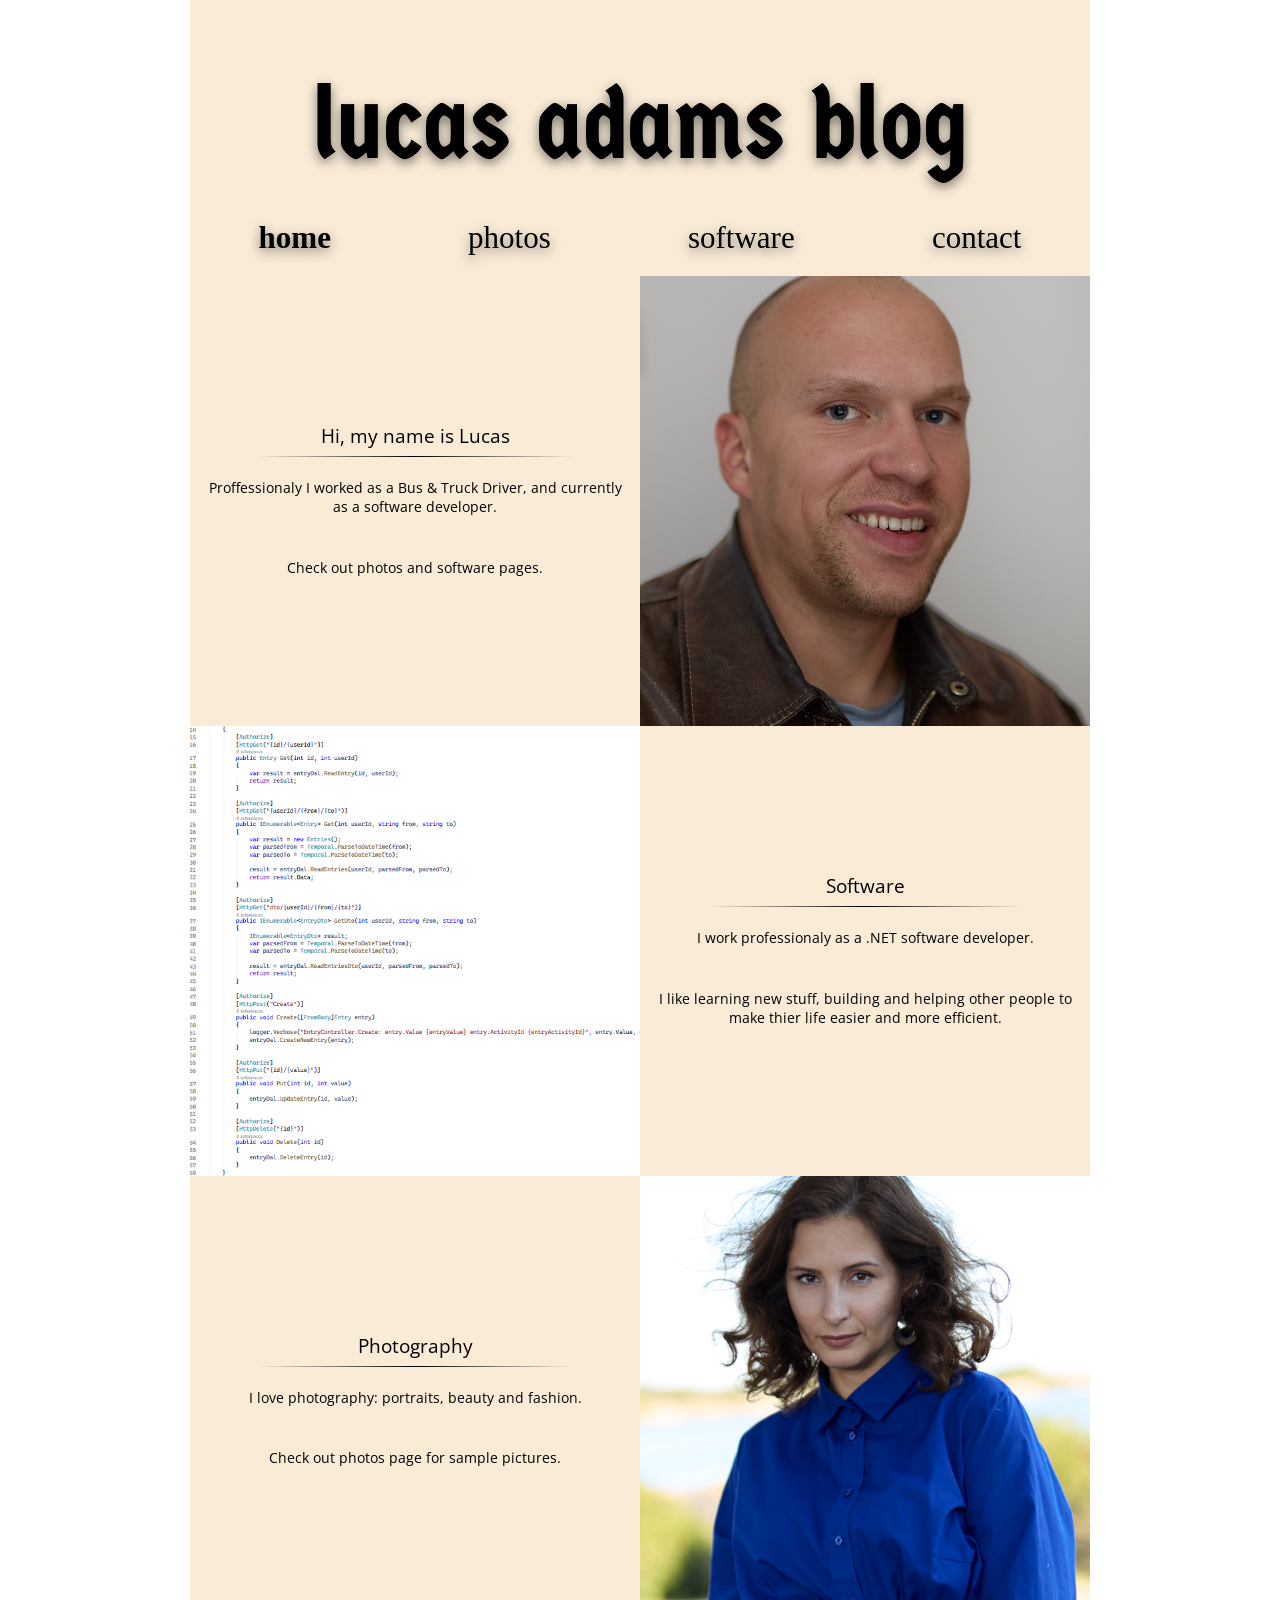
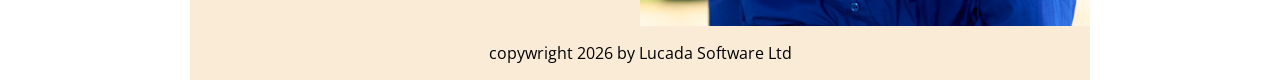
<file: index.html>
<!DOCTYPE html>
<html lang="en">
<head>
    <meta charset="UTF-8">
    <meta name="viewport" content="width=device-width, initial-scale=1.0">
    <link rel="stylesheet" href="styles/styles.css">
    <title>Lucas Adams Blog: home</title>
    <link rel="preconnect" href="https://fonts.googleapis.com">
    <link rel="preconnect" href="https://fonts.gstatic.com" crossorigin>
    <link
        href="https://fonts.googleapis.com/css2?family=Elms+Sans:ital,wght@0,100..900;1,100..900&family=Open+Sans:ital,wght@0,300..800;1,300..800&display=swap"
        rel="stylesheet">
    <link href="https://fonts.googleapis.com/css2?family=Germania+One&display=swap" rel="stylesheet">
</head>
<body>
    <div class="header-container">
        <div class="logo gr-span4-col gr-ctr">
            <h1>lucas adams blog</h1>
        </div>
        <div class="gr-1-col gr-ctr menu-item menu-active"><a href="./index.html">home</a></div>
        <div class="gr-2-col gr-ctr menu-item"><a href="./photos.html">photos</a></div>
        <div class="gr-3-col gr-ctr menu-item"><a href="./software.html">software</a></div>
        <div class="gr-4-col gr-ctr menu-item"><a href="./contact.html">contact</a></div>

        <div class="menu-icon">
            <img src="menu-icon.png" alt="" class="menu-icon-img">
        </div>

        <ul class="menu-list">
            <li><a href="./index.html" class="menu-active">home</a></li>
            <li><a href="./photos.html">photos</a></li>
            <li><a href="./software.html">software</a></li>
            <li><a href="./contact.html">contact</a></li>
        </ul>
    </div>
    <div class="main-container">
        <a href="./contact.html">
            <div class="square paragraph">
                <h3>Hi, my name is Lucas</h3>
                <div class="taper-line"> </div>
                <p>Proffessionaly I worked as a Bus & Truck Driver, and currently as a software developer.</p>
                <p>Check out photos and software pages.</p>
            </div>
        </a>
        <a href="./contact.html">
            <div class="square photo openable">
                <img src="photos/self-portrait.jpg" alt="">
            </div>
        </a>
        <a href="./software.html">
            <div class="square photo openable">
                <img src="photos/software.png" alt="">
            </div>
        </a>
        <a href="./software.html">
            <div class="square paragraph">
                <h3>Software</h3>
                <div class="taper-line"> </div>
                <p>I work professionaly as a .NET software developer.</p>
                <p>I like learning new stuff, building and helping other people to make thier life easier and more
                    efficient.</p>
            </div>
        </a>
        <a href="./photos.html">
            <div class="square paragraph">
                <h3>Photography</h3>
                <div class="taper-line"> </div>
                <p>I love photography: portraits, beauty and fashion.</p>
                <p>Check out photos page for sample pictures.</p>
            </div>
        </a>
        <a href="./photos.html">
            <div class="square photo photo-quarter-top openable">
                <img src="photos/photography.png" alt="">
            </div>
        </a>
    </div>
    <div class="footer">
        <p>copywright 2026 by Lucada Software Ltd</p>
    </div>
</body>
<script src="scripts/scripts.js"></script>
</html>
</file>
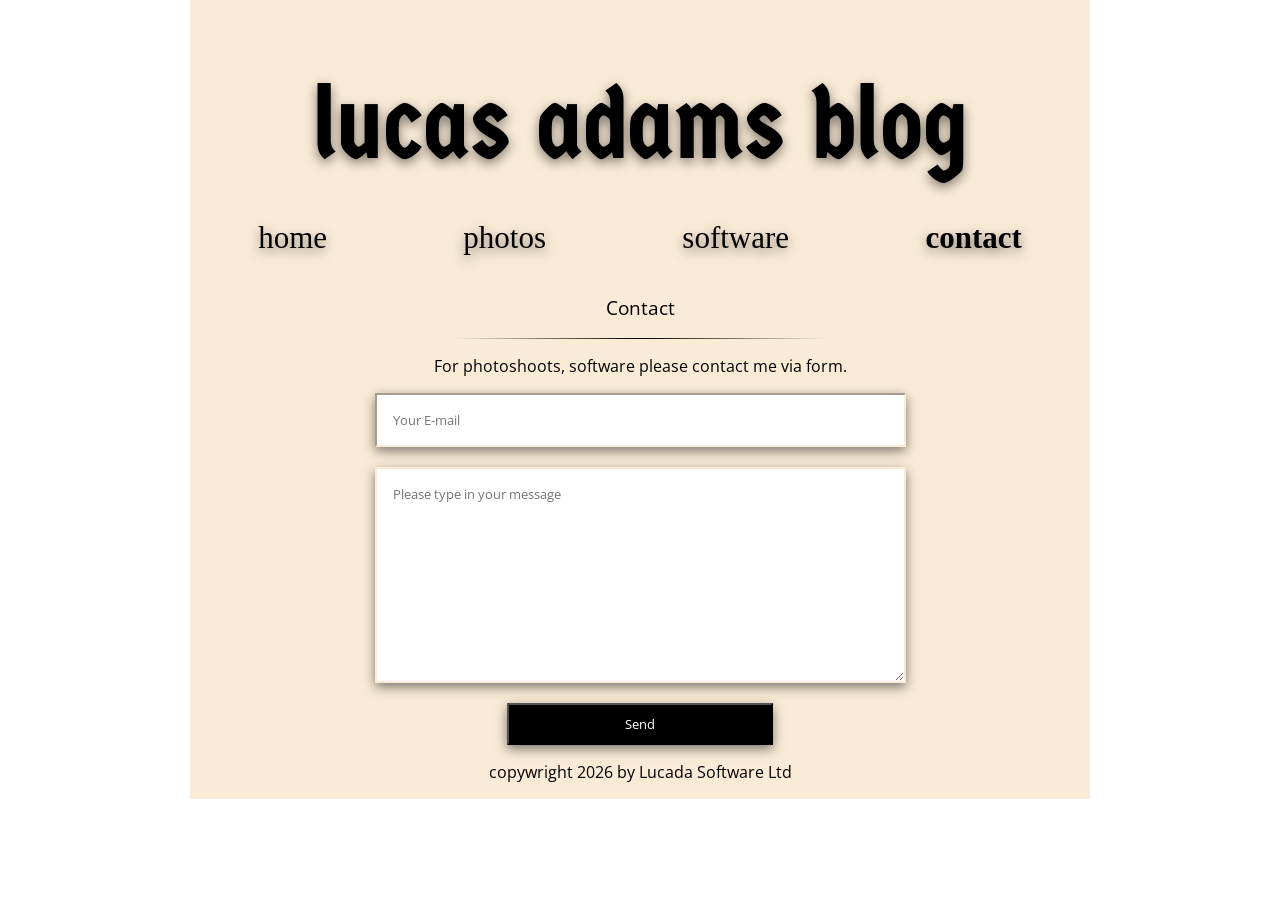
<file: contact.html>
<!DOCTYPE html>
<html lang="en">
<head>
    <meta charset="UTF-8">
    <meta name="viewport" content="width=device-width, initial-scale=1.0">
    <link rel="stylesheet" href="styles/styles.css">
    <title>Lucas Adams Blog: contact</title>
    <link rel="preconnect" href="https://fonts.googleapis.com">
    <link rel="preconnect" href="https://fonts.gstatic.com" crossorigin>
    <link
        href="https://fonts.googleapis.com/css2?family=Elms+Sans:ital,wght@0,100..900;1,100..900&family=Open+Sans:ital,wght@0,300..800;1,300..800&display=swap"
        rel="stylesheet">
    <link href="https://fonts.googleapis.com/css2?family=Germania+One&display=swap" rel="stylesheet">
</head>
<body>
    <div class="header-container">
        <div class="logo gr-span4-col gr-ctr">
            <h1>lucas adams blog</h1>
        </div>
        <div class="gr-1-col gr-ctr menu-item"><a href="./index.html">home</a></div>
        <div class="gr-2-col gr-ctr menu-item"><a href="./photos.html">photos</a></div>
        <div class="gr-3-col gr-ctr menu-item"><a href="./software.html">software</a></div>
        <div class="gr-4-col gr-ctr menu-item menu-active"><a href="./contact.html">contact</a></div>

        <div class="menu-icon">
            <img src="menu-icon.png" alt="" class="menu-icon-img">
        </div>

        <ul class="menu-list">
            <li><a href="./index.html" class="menu-active">home</a></li>
            <li><a href="./photos.html">photos</a></li>
            <li><a href="./software.html">software</a></li>
            <li><a href="./contact.html">contact</a></li>
        </ul>
    </div>
    <div class="main-container">
        <div class="rectangle">
            <h3>Contact</h3>
            <div class="taper-line"> </div>
            <p>For photoshoots, software please contact me via form.</p>
            <form id="contact-form" action="https://formspree.io/f/mqkrvwky" method="POST">
                <input type="email" name="email" text="E-mail" placeholder="Your E-mail" autocomplete="on" required>
                <textarea rows="10" cols="60" name="message" placeholder="Please type in your message" autocomplete="off" required></textarea>
                <button type="submit">Send</button>
            </form>
        </div>  
    </div>
    <div class="footer">
        <p>copywright 2026 by Lucada Software Ltd</p>
    </div>
</body>
<script src="scripts/scripts.js"></script>
</html>
</file>
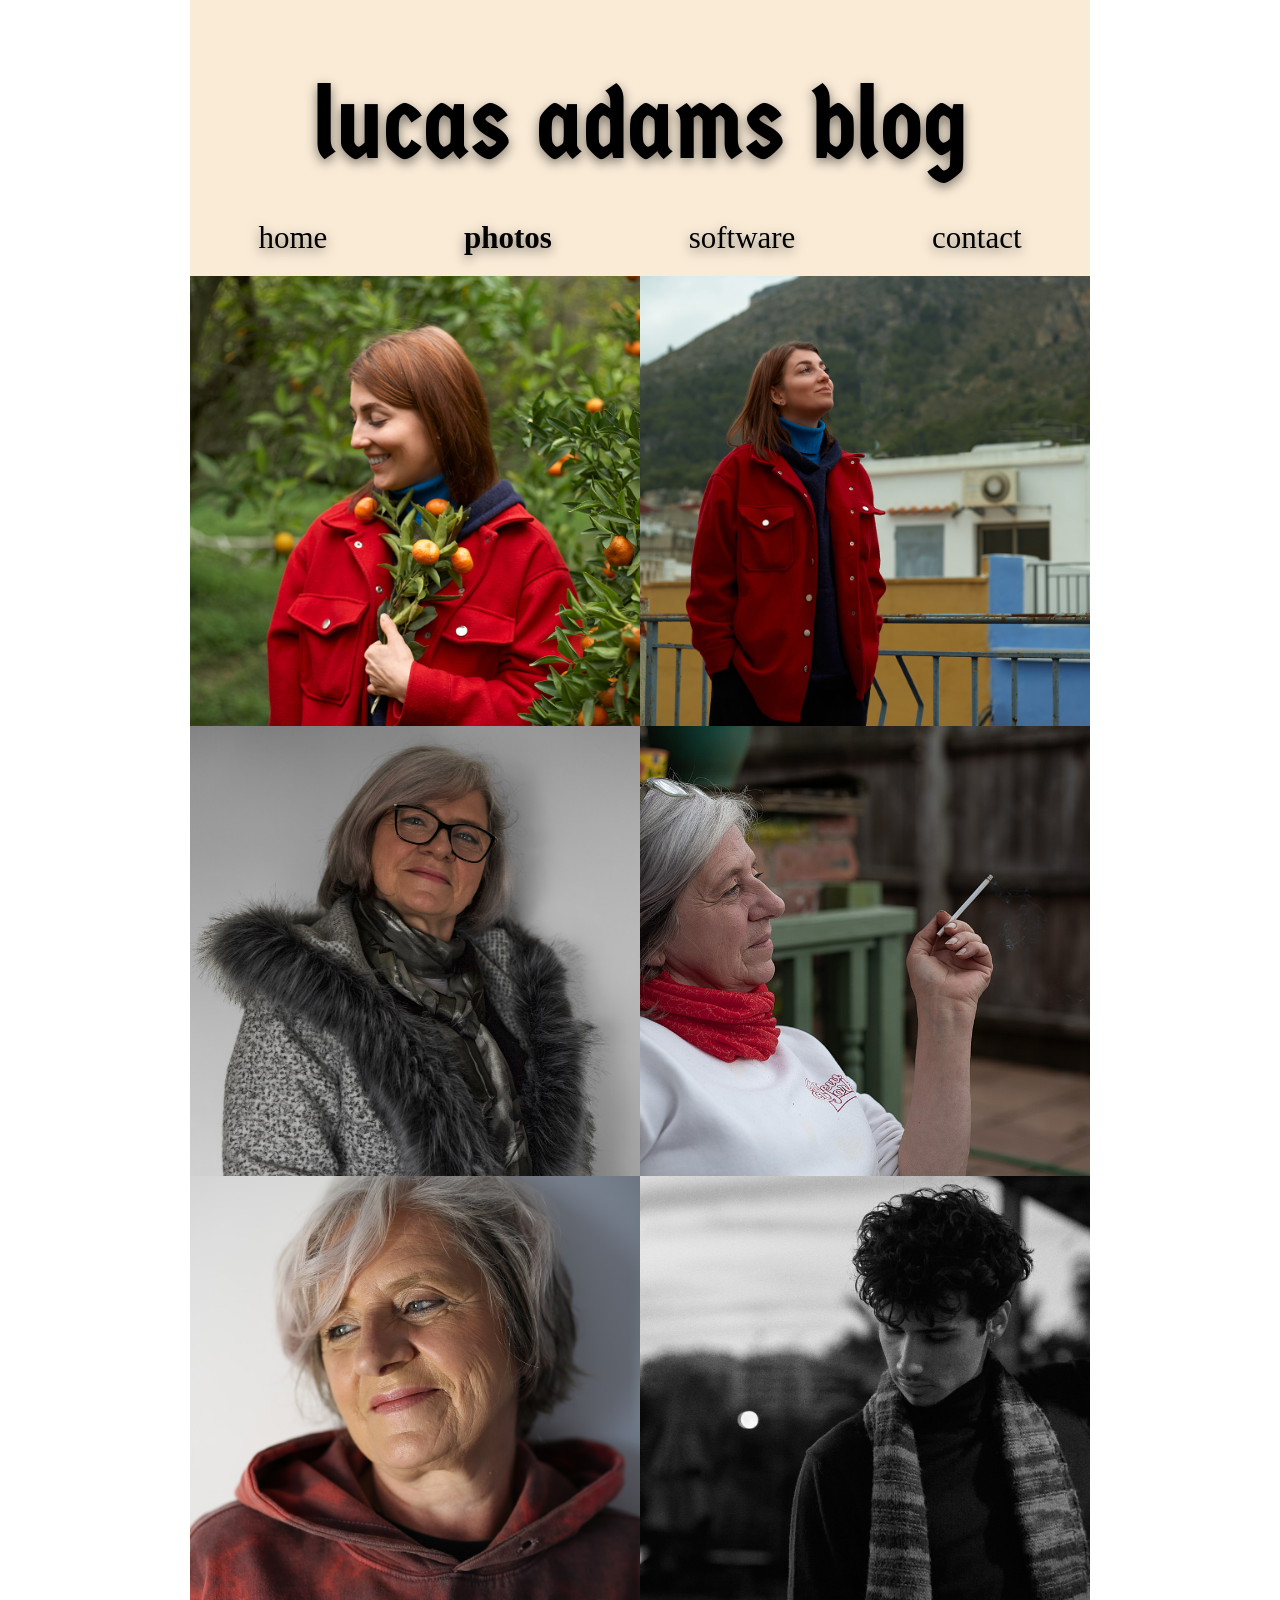
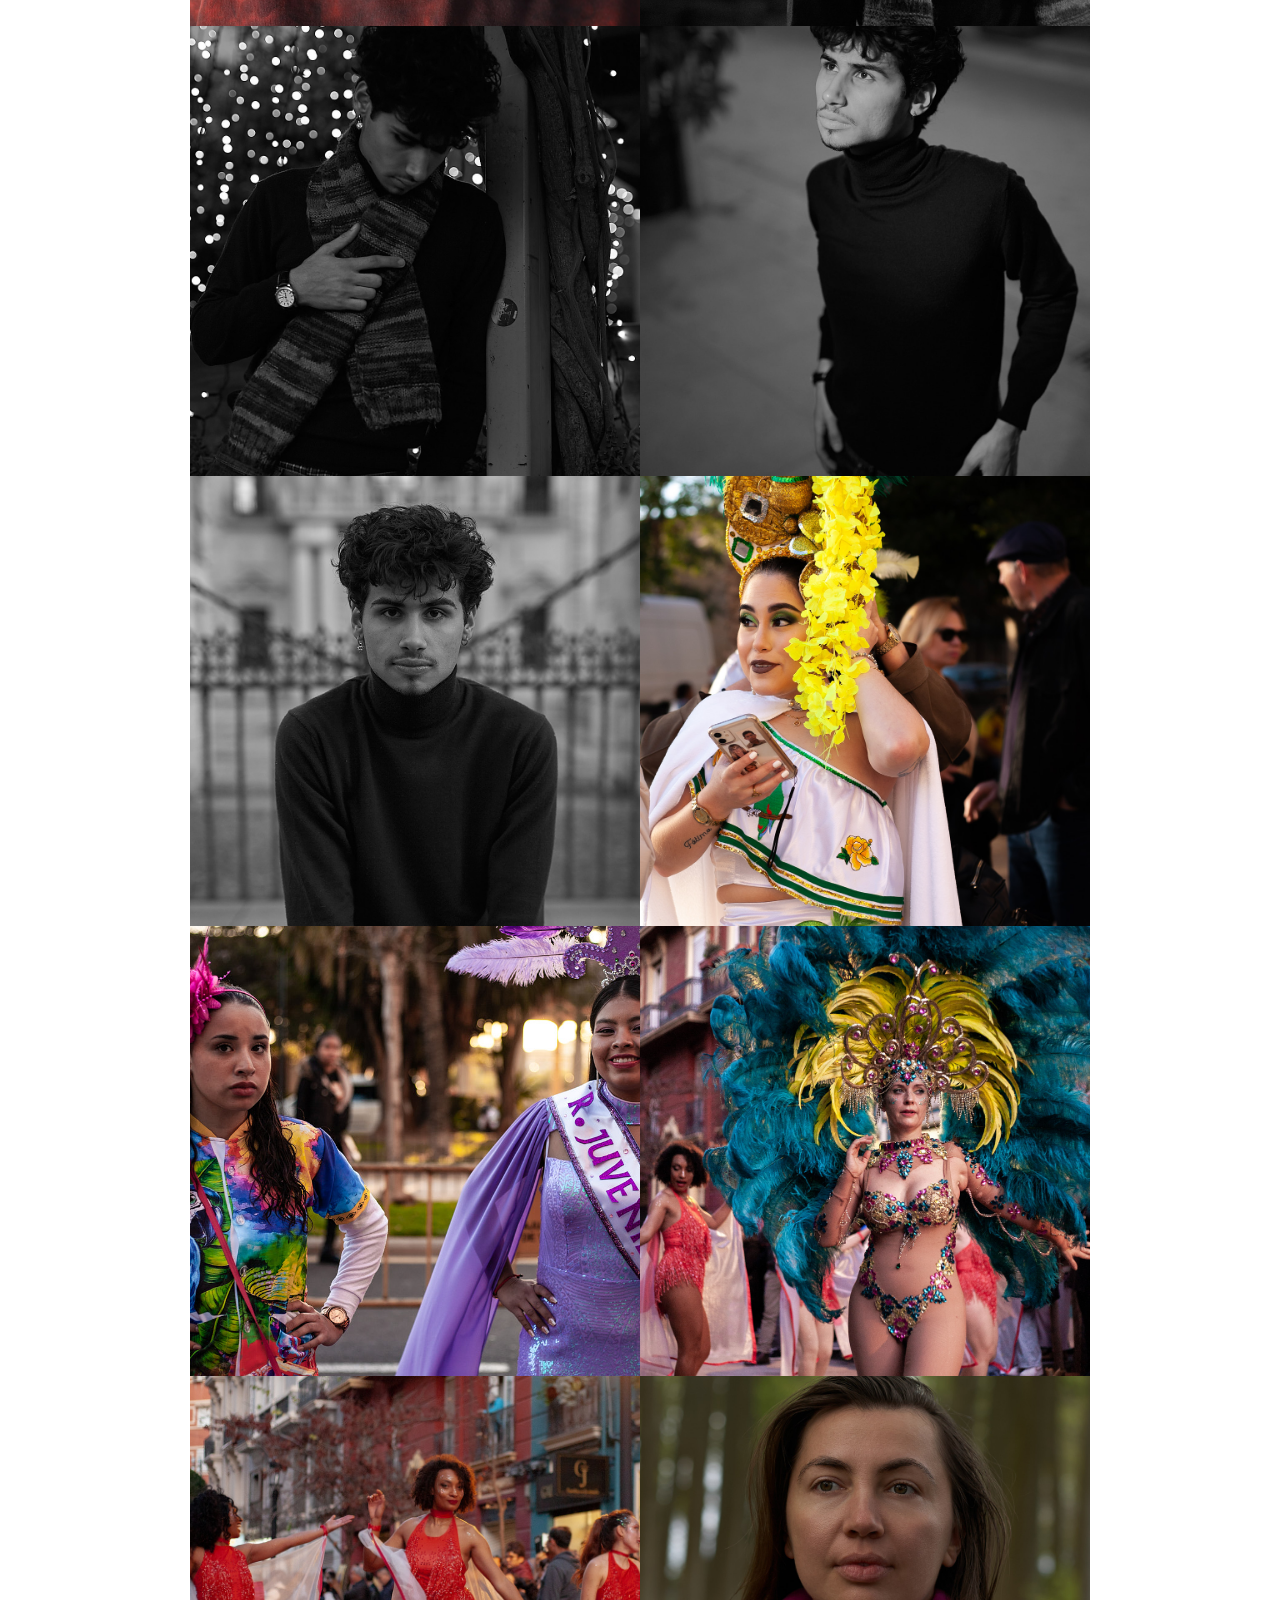
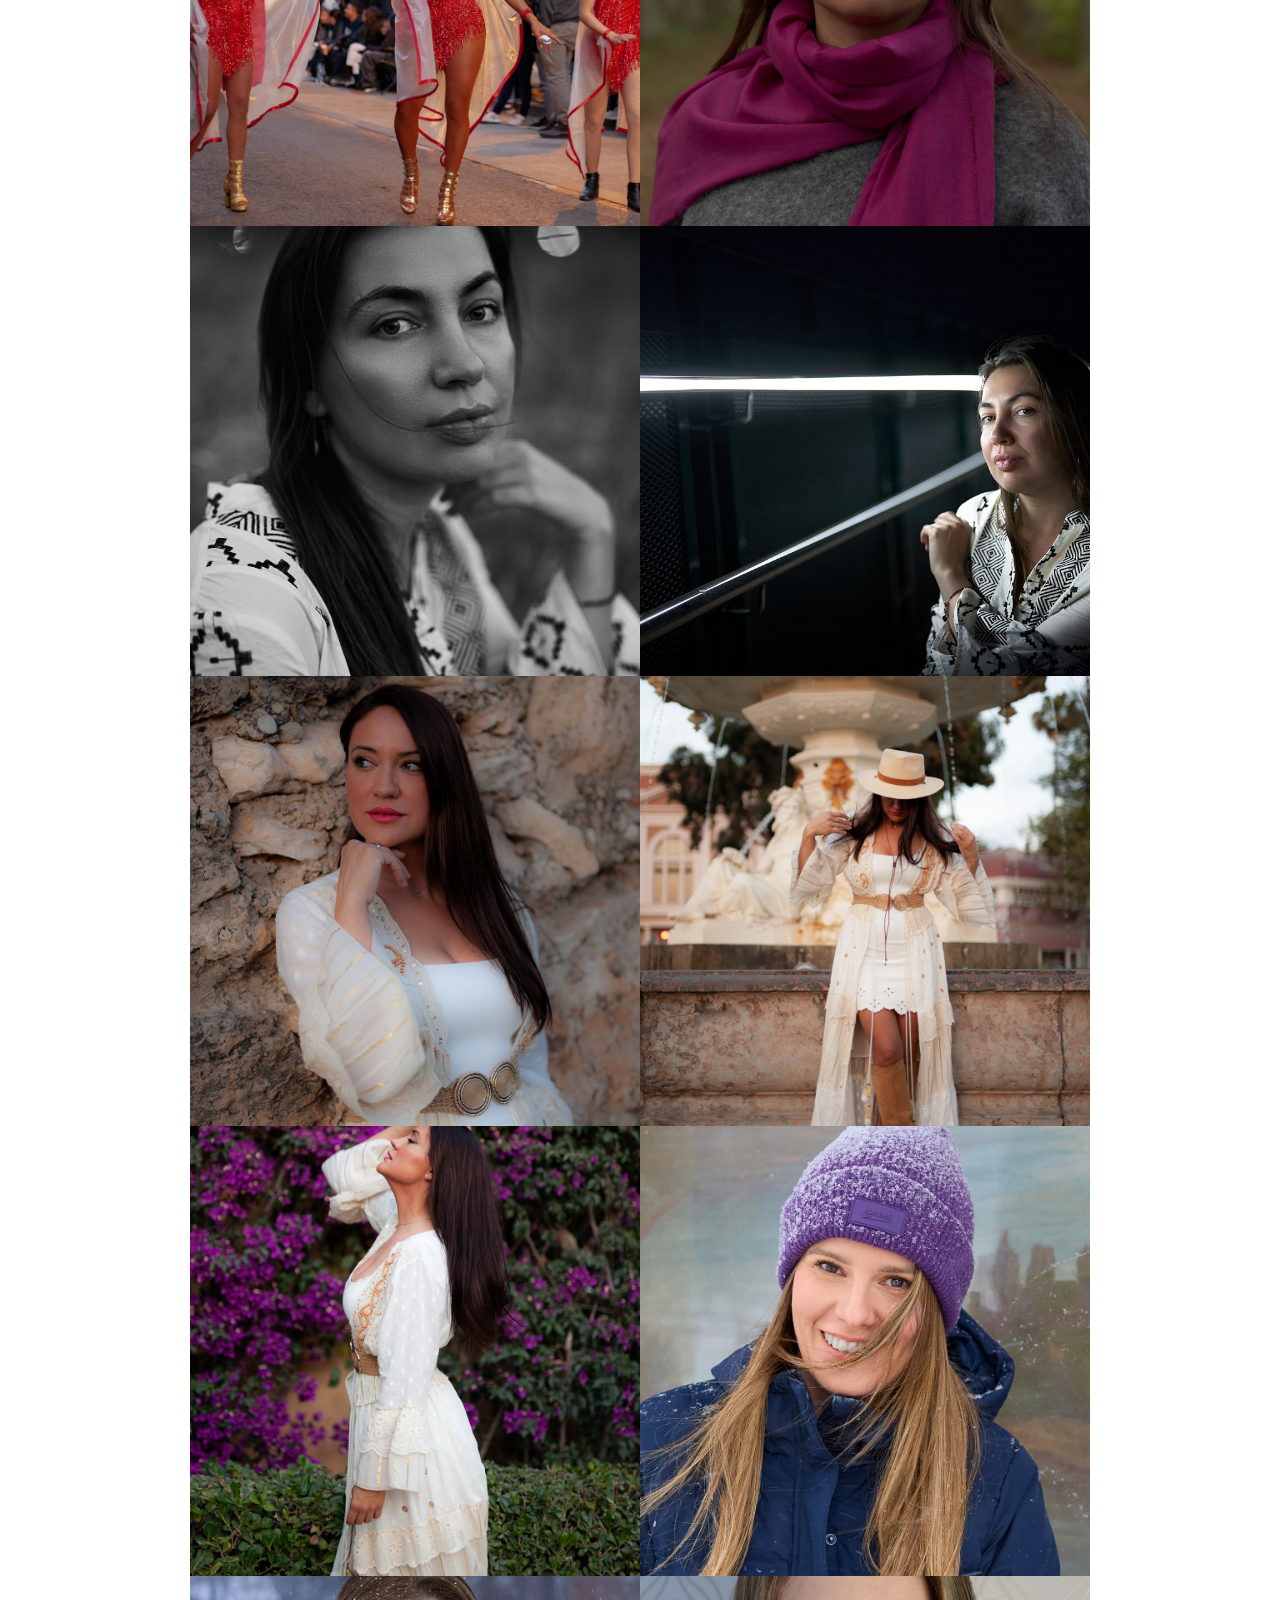
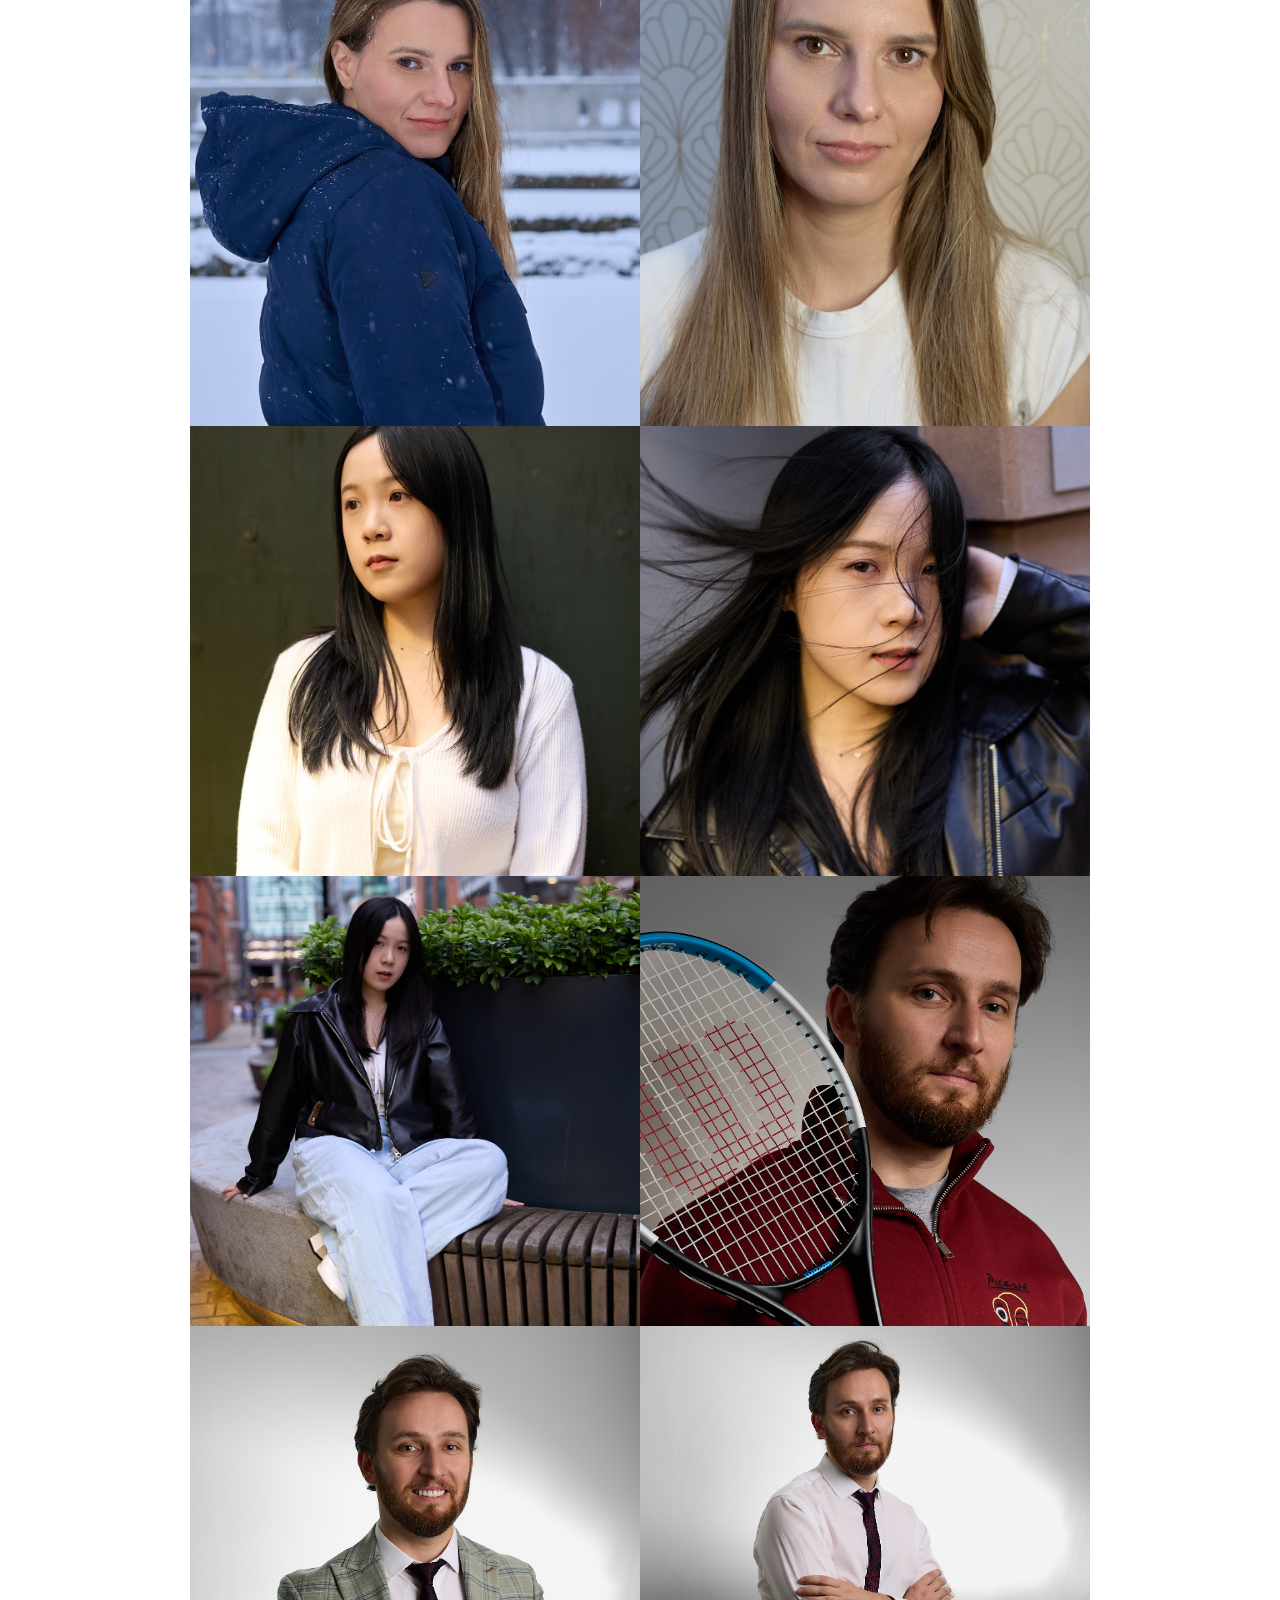
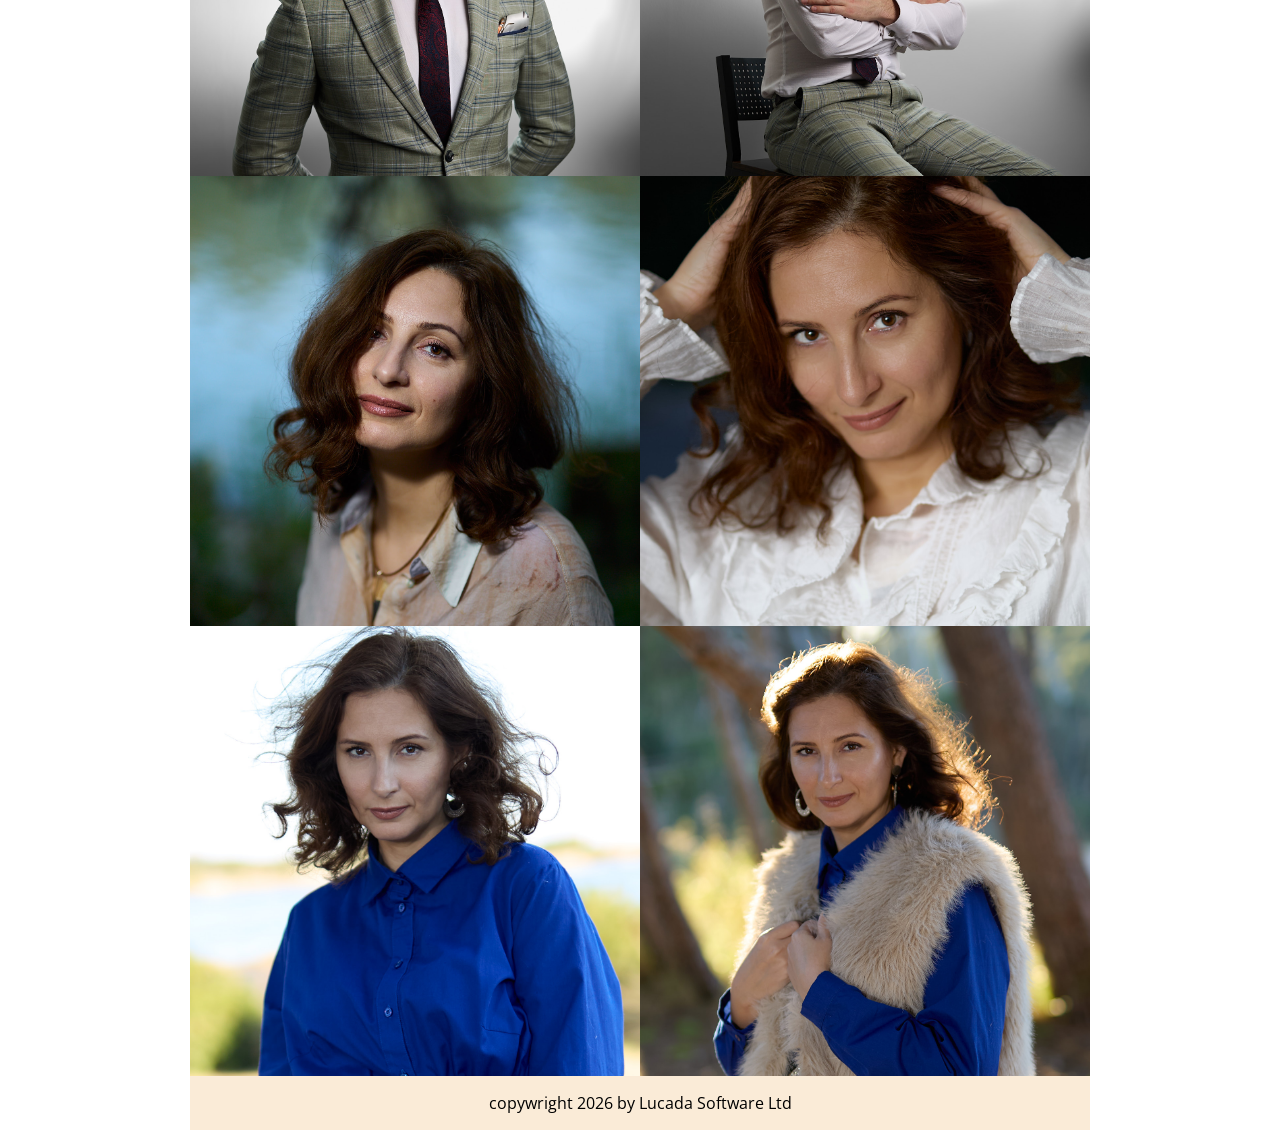
<file: photos.html>
<!DOCTYPE html>
<html lang="en">
<head>
    <meta charset="UTF-8">
    <meta name="viewport" content="width=device-width, initial-scale=1.0">
    <link rel="stylesheet" href="styles/styles.css">
    <title>Lucas Adams Blog: photos</title>
    <link rel="preconnect" href="https://fonts.googleapis.com">
    <link rel="preconnect" href="https://fonts.gstatic.com" crossorigin>
    <link
        href="https://fonts.googleapis.com/css2?family=Elms+Sans:ital,wght@0,100..900;1,100..900&family=Open+Sans:ital,wght@0,300..800;1,300..800&display=swap"
        rel="stylesheet">
    <link href="https://fonts.googleapis.com/css2?family=Germania+One&display=swap" rel="stylesheet">
</head>
<body>
    <div class="header-container">
        <div class="logo gr-span4-col gr-ctr">
            <h1>lucas adams blog</h1>
        </div>
        <div class="gr-1-col gr-ctr menu-item"><a href="./index.html">home</a></div>
        <div class="gr-2-col gr-ctr menu-item  menu-active"><a href="./photos.html">photos</a></div>
        <div class="gr-3-col gr-ctr menu-item"><a href="./software.html">software</a></div>
        <div class="gr-4-col gr-ctr menu-item"><a href="./contact.html">contact</a></div>

        <div class="menu-icon">
            <img src="menu-icon.png" alt="" class="menu-icon-img">
        </div>

        <ul class="menu-list">
            <li><a href="./index.html">home</a></li>
            <li><a href="./photos.html" class="active">photos</a></li>
            <li><a href="./software.html">software</a></li>
            <li><a href="./contact.html">contact</a></li>
        </ul>
    </div>
    <div class="main-container">
        <div class="square photo photo-quarter-top openable"><img src="photos/1.jpg" alt="" onclick="openInNewWindow(this)"></div>
        <div class="square photo openable"><img src="photos/2.jpg" alt="" onclick="openInNewWindow(this)"></div>
        <div class="square photo openable photo-quarter-top"><img src="photos/3.jpg" alt="" onclick="openInNewWindow(this)"></div>
        <div class="square photo openable"><img src="photos/4.jpg" alt="" onclick="openInNewWindow(this)"></div>
        <div class="square photo openable"><img src="photos/5.jpg" alt="" onclick="openInNewWindow(this)"></div>
        <div class="square photo openable photo-top"><img src="photos/6.jpg" alt="" onclick="openInNewWindow(this)"></div>
        <div class="square photo openable photo-top"><img src="photos/7.jpg" alt="" onclick="openInNewWindow(this)"></div>
        <div class="square photo openable"><img src="photos/8.jpg" alt="" onclick="openInNewWindow(this)"></div>
        <div class="square photo openable photo-quarter-top"><img src="photos/8a.jpg" alt="" onclick="openInNewWindow(this)"></div>
        <div class="square photo openable"><img src="photos/9.jpg" alt="" onclick="openInNewWindow(this)"></div>
        <div class="square photo openable"><img src="photos/10.jpg" alt="" onclick="openInNewWindow(this)"></div>
        <div class="square photo openable"><img src="photos/11.jpg" alt="" onclick="openInNewWindow(this)"></div>
        <div class="square photo openable"><img src="photos/12.jpg" alt="" onclick="openInNewWindow(this)"></div>
        <div class="square photo openable"><img src="photos/13.jpg" alt="" onclick="openInNewWindow(this)"></div>
        <div class="square photo openable"><img src="photos/14.jpg" alt="" onclick="openInNewWindow(this)"></div>
        <div class="square photo openable"><img src="photos/15.jpg" alt="" onclick="openInNewWindow(this)"></div>
        <div class="square photo openable"><img src="photos/16.jpg" alt="" onclick="openInNewWindow(this)"></div>
        <div class="square photo openable"><img src="photos/17.jpg" alt="" onclick="openInNewWindow(this)"></div>
        <div class="square photo openable"><img src="photos/18.jpg" alt="" onclick="openInNewWindow(this)"></div>
        <div class="square photo openable"><img src="photos/19.jpg" alt="" onclick="openInNewWindow(this)"></div>
        <div class="square photo openable"><img src="photos/20.jpg" alt="" onclick="openInNewWindow(this)"></div>
        <div class="square photo openable"><img src="photos/21.jpg" alt="" onclick="openInNewWindow(this)"></div>
        <div class="square photo openable"><img src="photos/22.jpg" alt="" onclick="openInNewWindow(this)"></div>
        <div class="square photo openable photo-top"><img src="photos/23.jpg" alt="" onclick="openInNewWindow(this)"></div>
        <div class="square photo openable"><img src="photos/24.jpg" alt="" onclick="openInNewWindow(this)"></div>
        <div class="square photo openable"><img src="photos/25.jpg" alt="" onclick="openInNewWindow(this)"></div>
        <div class="square photo openable photo-top"><img src="photos/26.jpg" alt="" onclick="openInNewWindow(this)"></div>
        <div class="square photo openable photo-top"><img src="photos/27.jpg" alt="" onclick="openInNewWindow(this)"></div>
        <div class="square photo openable photo-quarter-top"><img src="photos/julie1.jpg" alt="" onclick="openInNewWindow(this)"></div>
        <div class="square photo openable photo-top"><img src="photos/julie2.jpg" alt="" onclick="openInNewWindow(this)"></div>
        <div class="square photo openable photo-top"><img src="photos/julie3.jpg" alt="" onclick="openInNewWindow(this)"></div>
        <div class="square photo openable photo-quarter-top"><img src="photos/julie4.jpg" alt="" onclick="openInNewWindow(this)"></div>
    </div>
    <div class="footer">
        <p>copywright 2026 by Lucada Software Ltd</p>
    </div>
</body>
<script src="scripts/scripts.js"></script>
</html>
</file>
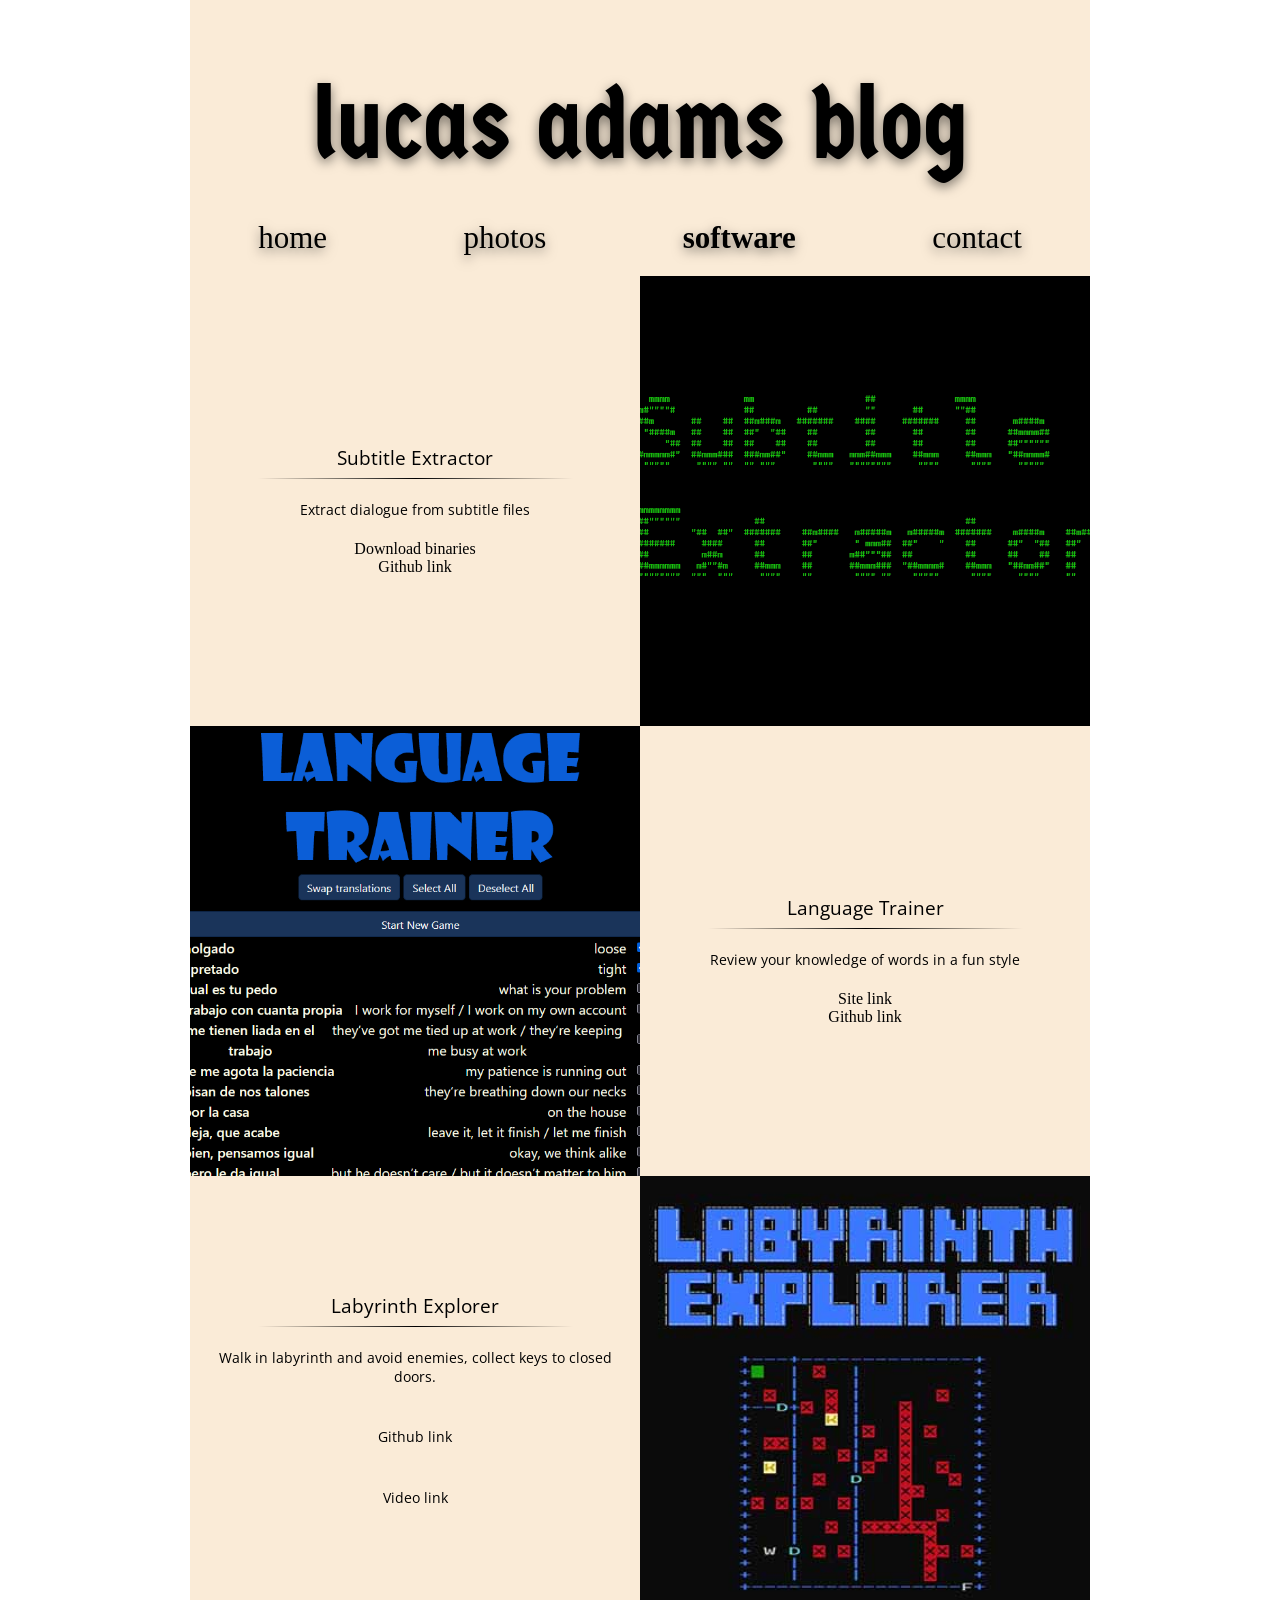
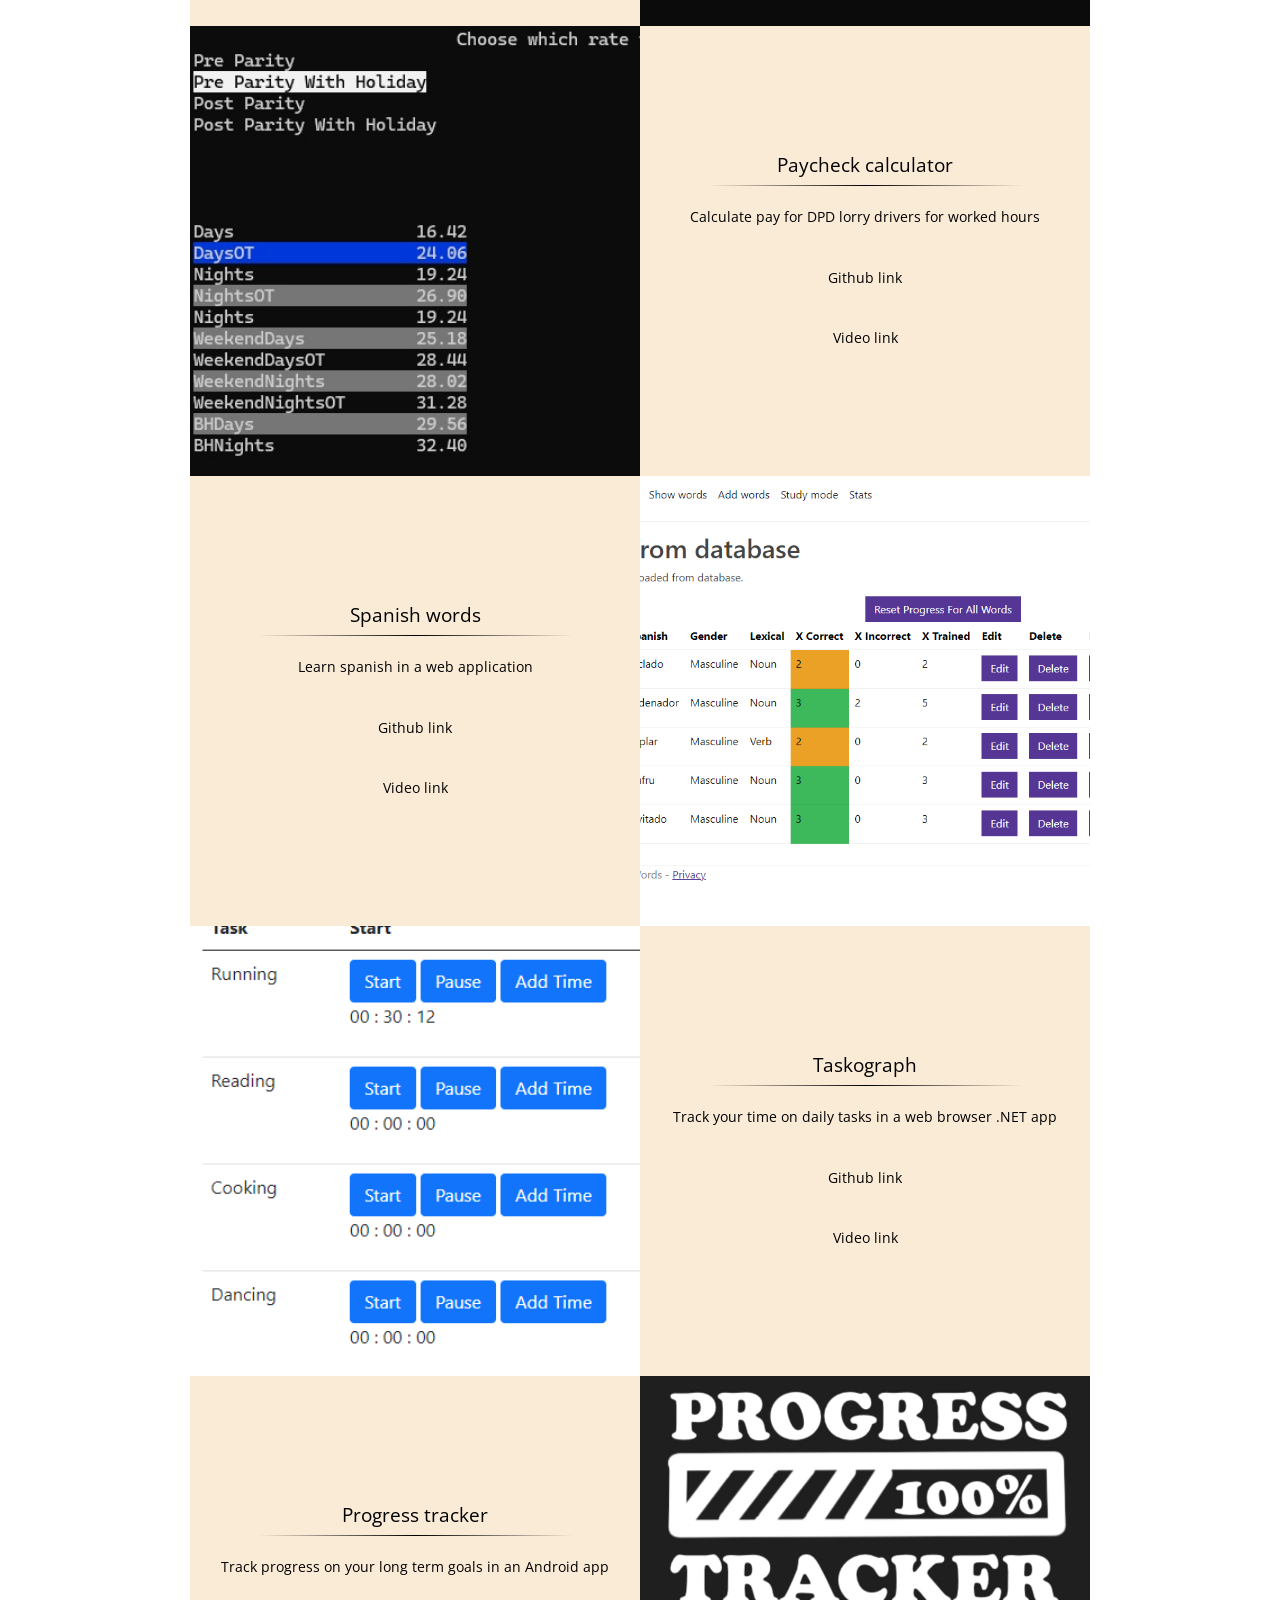
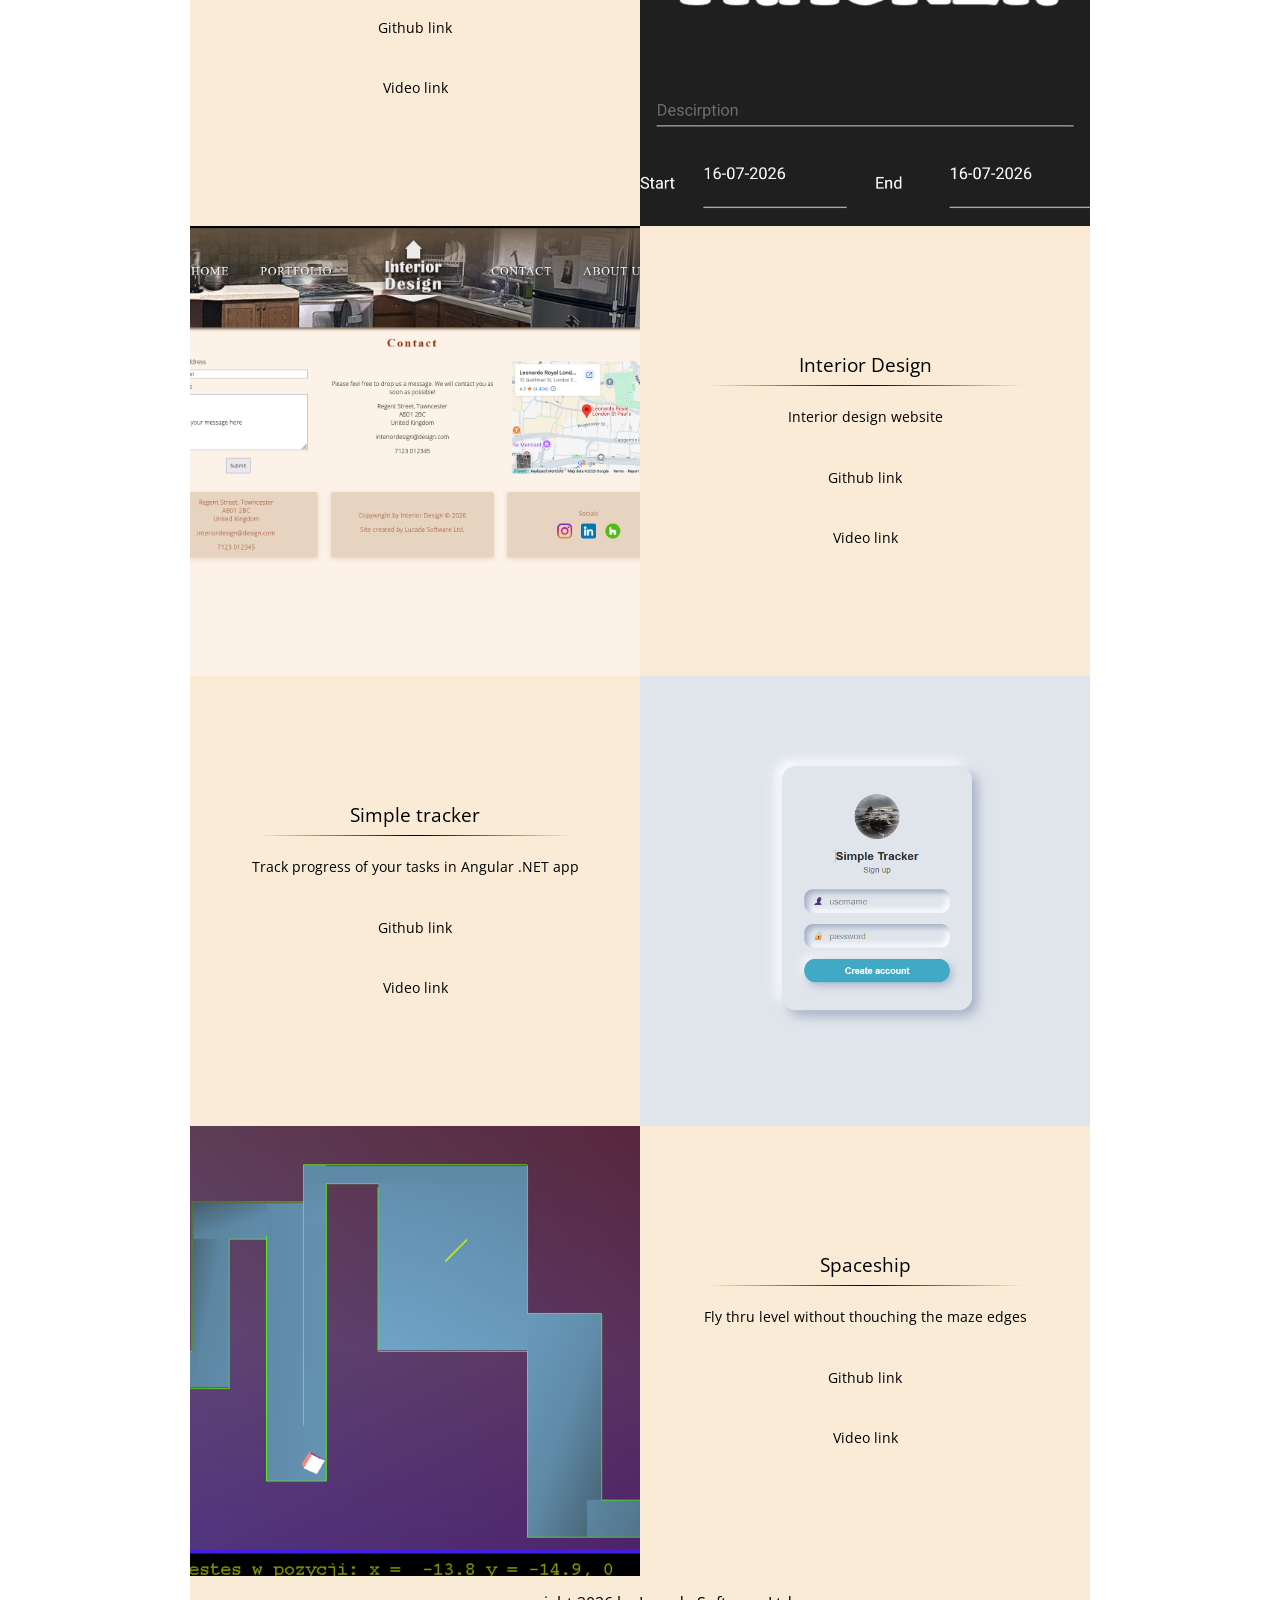
<file: software.html>
<!DOCTYPE html>
<html lang="en">
<head>
    <meta charset="UTF-8">
    <meta name="viewport" content="width=device-width, initial-scale=1.0">
    <link rel="stylesheet" href="styles/styles.css">
    <title>Lucas Adams Blog: software</title>
    <link rel="preconnect" href="https://fonts.googleapis.com">
    <link rel="preconnect" href="https://fonts.gstatic.com" crossorigin>
    <link
        href="https://fonts.googleapis.com/css2?family=Elms+Sans:ital,wght@0,100..900;1,100..900&family=Open+Sans:ital,wght@0,300..800;1,300..800&display=swap"
        rel="stylesheet">
    <link href="https://fonts.googleapis.com/css2?family=Germania+One&display=swap" rel="stylesheet">
</head>
<body>
    <div class="header-container">
        <div class="logo gr-span4-col gr-ctr">
            <h1>lucas adams blog</h1>
        </div>
        <div class="gr-1-col gr-ctr menu-item"><a href="./index.html">home</a></div>
        <div class="gr-2-col gr-ctr menu-item"><a href="./photos.html">photos</a></div>
        <div class="gr-3-col gr-ctr menu-item menu-active"><a href="./software.html">software</a></div>
        <div class="gr-4-col gr-ctr menu-item"><a href="./contact.html">contact</a></div>

        <div class="menu-icon">
            <img src="menu-icon.png" alt="" class="menu-icon-img">
        </div>

        <ul class="menu-list">
            <li><a href="./index.html" class="menu-active">home</a></li>
            <li><a href="./photos.html">photos</a></li>
            <li><a href="./software.html">software</a></li>
            <li><a href="./contact.html">contact</a></li>
        </ul>
    </div>
    <div class="main-container">
        <div class="square paragraph">
            <h3>Subtitle Extractor</h3>
            <div class="taper-line"> </div>
            <p>Extract dialogue from subtitle files</p>
            <a href="https://github.com/lucasadamski/SubtitleExtractor/releases/download/v1/Subtitle.Extractor.7z">Download binaries</a>
            <a href="https://github.com/lucasadamski/SubtitleExtractor">Github link</a>
        </div>
        <div class="square photo"><img src="photos/subtitleExtractor.png" alt=""></div>
        <a href="https://languagetrainer.lucasadamsblog.com/">
            <div class="square photo photo-little-top openable">
                <img src="photos/software0.png" alt="">
            </div>
        </a>
        <div class="square paragraph">
            <h3>Language Trainer</h3>
            <div class="taper-line"> </div>
            <p>Review your knowledge of words in a fun style</p>
            <a href="https://languagetrainer.lucasadamsblog.com/">Site link</a>
            <a href="https://github.com/lucasadamski/LanguageTrainer">Github link</a>
        </div>
        <div class="square paragraph">
            <h3>Labyrinth Explorer</h3>
            <div class="taper-line"> </div>
            <p>Walk in labyrinth and avoid enemies, collect keys to closed doors.</p>
            <p>Github link</p>
            <p>Video link</p>
        </div>
        <div class="square photo photo-little-top"><img src="photos/software1.jpg" alt=""></div>
        <div class="square photo"><img src="photos/software2.jpg" alt=""></div>
        <div class="square paragraph">
            <h3>Paycheck calculator</h3>
            <div class="taper-line"> </div>
            <p>Calculate pay for DPD lorry drivers for worked hours</p>
            <p>Github link</p>
            <p>Video link</p>
        </div>
        <div class="square paragraph">
            <h3>Spanish words</h3>
            <div class="taper-line"> </div>
            <p>Learn spanish in a web application</p>
            <p>Github link</p>
            <p>Video link</p>
        </div>
        <div class="square photo photo-little-top"><img src="photos/software3.png" alt=""></div>
        <div class="square photo"><img src="photos/software4.png" alt=""></div>
        <div class="square paragraph">
            <h3>Taskograph</h3>
            <div class="taper-line"> </div>
            <p>Track your time on daily tasks in a web browser .NET app</p>
            <p>Github link</p>
            <p>Video link</p>
        </div>
        <div class="square paragraph">
            <h3>Progress tracker</h3>
            <div class="taper-line"> </div>
            <p>Track progress on your long term goals in an Android  app</p>
            <p>Github link</p>
            <p>Video link</p>
        </div>
        <div class="square photo photo-little-top"><img src="photos/software5.jpeg" alt=""></div>
        <div class="square photo"><img src="photos/software6.png" alt=""></div>
        <div class="square paragraph">
            <h3>Interior Design</h3>
            <div class="taper-line"> </div>
            <p>Interior design website</p>
            <p>Github link</p>
            <p>Video link</p>
        </div>
        <div class="square paragraph">
            <h3>Simple tracker</h3>
            <div class="taper-line"> </div>
            <p>Track progress of your tasks in Angular .NET app</p>
            <p>Github link</p>
            <p>Video link</p>
        </div>
        <div class="square photo photo-little-top"><img src="photos/software7.png" alt=""></div>
        <div class="square photo"><img src="photos/software8.png" alt=""></div>
        <div class="square paragraph">
            <h3>Spaceship</h3>
            <div class="taper-line"> </div>
            <p>Fly thru level without thouching the maze edges</p>
            <p>Github link</p>
            <p>Video link</p>
        </div>
    </div>
    <div class="footer">
        <p>copywright 2026 by Lucada Software Ltd</p>
    </div>
</body>
<script src="scripts/scripts.js"></script>
</html>
</file>
<file: styles/styles.css>
h3,
p, 
#contact-form *,
#contact-form input  {
    font-family: "Open Sans", sans-serif;
    font-optical-sizing: auto;
    font-weight: normal;
    font-style: normal;
    font-variation-settings: "wdth" 100;
}

h1 {
    font-family: "Germania One", system-ui;
    font-weight: 400;
    font-style: normal;
    font-size: 100px;
    filter: drop-shadow(0 4px 6px rgba(0, 0, 0, 0.5));
}

a {
    text-decoration: none;
    color: inherit;
}

body {
    max-width: 900px;
    margin: auto;

}

.header-container {
    display: grid;
    grid-template-columns: 1fr, 1fr, 1fr, 1fr;
    grid-template-rows: 1fr, 1fr;
    background-color: antiquewhite;
}

.gr-span4-col {
    grid-column: span 4;
}

.rectangle {
    display: flex;
    flex-direction: column;
    align-items: center;
    justify-content: center;
    margin: auto;
    grid-column: span 2;
}

.gr-1-col {
    grid-column: 1;
}

.gr-2-col {
    grid-column: 2;
}

.gr-3-col {
    grid-column: 3;
}

.gr-4-col {
    grid-column: 4;
}

.gr-ctr {
    place-self: center;
}

.gr-rgt {
    justify-self: end;
}

.gr-lft {
    justify-self: start;
}

.menu-icon {
    width: 30px;
    height: 30px;
    display: block;

    display: none;
    border: 1px solid white;
    background-color: black;

    border-radius: 20%;

    position: fixed;
    left: 20px;
    top: 40px;
}

.menu-list {
    display: none;
    list-style: none;
}

.menu-icon:hover {
    cursor: pointer;
    backdrop-filter: blur(10px);
    transition: 0.2s;
    filter: drop-shadow(2px 2px 3px rgba(0, 0, 0, 0.5));
}

.menu-icon img {
    width: 100%;
    height: 100%;
    z-index: 99999;
}


.logo {
    column-span: 4;
    max-height: 200px;
}

.menu-item {
    font-family: "Cambria";
    font-size: 31px;
    filter: drop-shadow(0 4px 6px rgba(0, 0, 0, 0.5));
    margin: 20px;
}

.menu-item:hover {
    text-decoration: underline;
}

.menu-active {
    font-weight: 600;
}

.main-container {
    background-color: antiquewhite;
    display: grid;
    grid-template-columns: repeat(2, 1fr);
    gap: 0;
    max-width: 900px;
    margin: 0 auto;
}

.square {
    aspect-ratio: 1 / 1;
    display: flex;
    flex-direction: column;
    justify-content: center;
    align-items: center;
    box-sizing: border-box;
    overflow: hidden;
}

.square.paragraph h3 {
    margin-bottom: 0.5rem;
    display: block;
}

.square.paragraph p {
    font-size: clamp(0.6rem, 2vw, 0.9rem);
    text-align: center;
    margin: 0.3rem 0;
    display: block;
    padding: 1rem;
}

.square.photo img, .square.photo a img {
    width: 100%;
    height: 100%;
    object-fit: cover;
    display: block;
}

.photo-top img, .photo-top a img {
    object-position: top;
}

.photo-quarter-top img, .photo-quarter-top a img {
    object-position: 50% 10%;
}

.photo-little-top img, .photo-little-top a img  {
    object-position: 50% 25%;
}

.openable:hover {
    cursor: pointer;
    opacity: 0.8;
    transition: opacity 0.25s ease;
}

.taper-line {
    height: 1px;
    width: 70%;
    background: linear-gradient(to right,
            transparent 0%,
            #000 50%,
            transparent 100%);
}

.footer {
    background-color: antiquewhite;

    margin: 0 auto;
    display: flex;
    justify-content: center;

}

/*Contact form*/
#contact-form {
    width: 100%;
    margin: auto;
    display: grid;
}

#contact-form input, #contact-form textarea {
    display: inline-block;
    min-width: 200px;
    margin-bottom: 20px;
    padding: 16px 16px;
    border-width: 2px;
    border-color: antiquewhite;
    filter: drop-shadow(0 4px 6px rgba(0, 0, 0, 0.5));

}

#contact-form button {
    width: 50%;
    padding: 10px 18px;
    margin: auto;
    background-color: #000000;
    color: white;
    display: inline-block;
    filter: drop-shadow(0 4px 6px rgba(0, 0, 0, 0.5));
}


@media screen and (min-width: 10px) and (max-width: 767px) {
    .menu-item {
        display: none;
    }

    .menu-icon {
        display: block;
        z-index: 999;
    }

    .logo {
        position: fixed;
        top: 0px;
        background-color: antiquewhite;
        width: 100%;
        text-align: center;
        z-index: 99;
        box-shadow: 1px 1px 5px;
    }

    .logo h1 {
        padding-top: 25px;
    }

    h1 {
        font-size: 32px;
    }

    .menu-list {
        background-color: rgba(0, 0, 0, 0.3);
        backdrop-filter: blur(10px);
        border-radius: 2%;
        display: block;
        position: fixed;
        top: 120px;
        left: -450px;
        width: 150px;
        height: 200px;
        transition: left 0.3s ease;
        padding-right: 40px;
        padding-top: 0px;
        z-index: 999;
    }

    #menu-toggle {
        transform: scale(5);
        background-image: url("./hamburger-menu.png");
    }

    .menu-list a {
        display: block;
        padding: 15px;
        color: white;
        text-decoration: none;
    }

    .main-container {
        margin-top: 105px;;
    }
}
</file>
